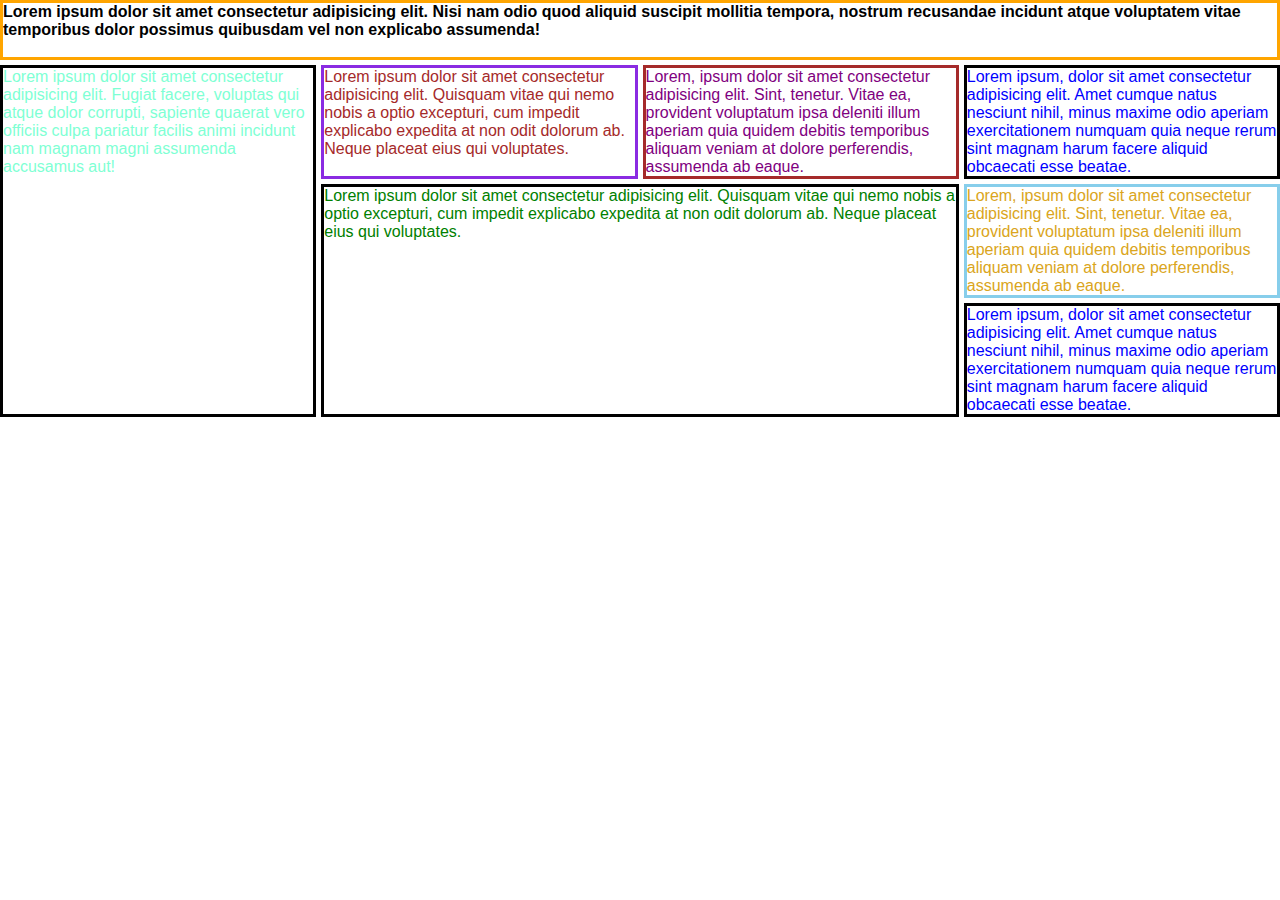
<file: Certus-Proyectos-main/Clase CSS/index.html>
<!DOCTYPE html>
<html lang="en">
<head>
    <meta charset="UTF-8">
    <meta name="viewport" content="width=device-width, initial-scale=1.0">
    <title>Document</title>
    <link rel="stylesheet" href="./index.css">
</head>
<body>
    <main class="main-container" >
        <div>Lorem ipsum dolor sit amet consectetur adipisicing elit. Nisi nam odio quod aliquid suscipit mollitia tempora, nostrum recusandae incidunt atque voluptatem vitae temporibus dolor possimus quibusdam vel non explicabo assumenda!</div>
        <div>Lorem ipsum dolor sit amet consectetur adipisicing elit. Fugiat facere, voluptas qui atque dolor corrupti, sapiente quaerat vero officiis culpa pariatur facilis animi incidunt nam magnam magni assumenda accusamus aut!</div>
        <div>Lorem ipsum dolor sit amet consectetur adipisicing elit. Quisquam vitae qui nemo nobis a optio excepturi, cum impedit explicabo expedita at non odit dolorum ab. Neque placeat eius qui voluptates.</div>
        <div>Lorem, ipsum dolor sit amet consectetur adipisicing elit. Sint, tenetur. Vitae ea, provident voluptatum ipsa deleniti illum aperiam quia quidem debitis temporibus aliquam veniam at dolore perferendis, assumenda ab eaque.</div>
        <div>Lorem ipsum, dolor sit amet consectetur adipisicing elit. Amet cumque natus nesciunt nihil, minus maxime odio aperiam exercitationem numquam quia neque rerum sint magnam harum facere aliquid obcaecati esse beatae.</div>
        <div>Lorem ipsum dolor sit amet consectetur adipisicing elit. Quisquam vitae qui nemo nobis a optio excepturi, cum impedit explicabo expedita at non odit dolorum ab. Neque placeat eius qui voluptates.</div>
        <div>Lorem, ipsum dolor sit amet consectetur adipisicing elit. Sint, tenetur. Vitae ea, provident voluptatum ipsa deleniti illum aperiam quia quidem debitis temporibus aliquam veniam at dolore perferendis, assumenda ab eaque.</div>
        <div>Lorem ipsum, dolor sit amet consectetur adipisicing elit. Amet cumque natus nesciunt nihil, minus maxime odio aperiam exercitationem numquam quia neque rerum sint magnam harum facere aliquid obcaecati esse beatae.</div>
    </main>
</body>
</html>
</file>
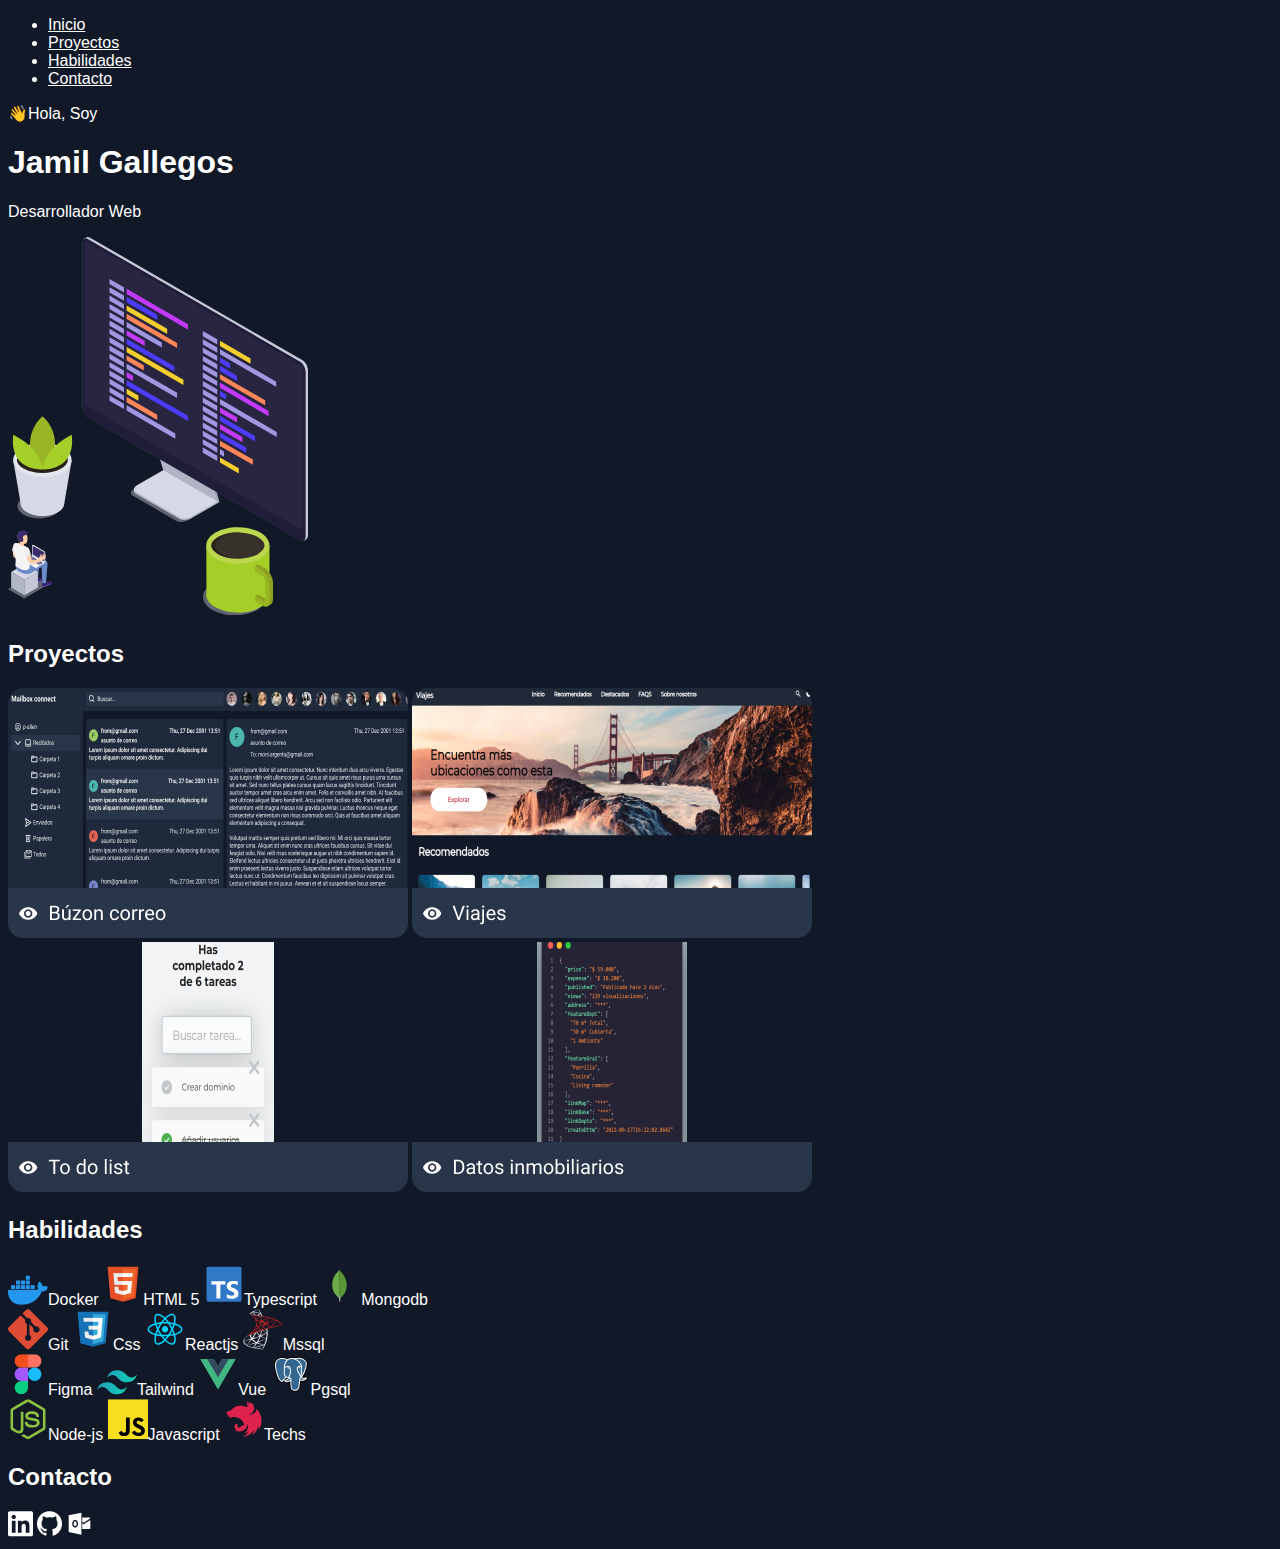
<file: Certus-Proyectos-main/Clase N2/index.html>
<!DOCTYPE html>
<html lang="en">
<head>
    <meta charset="UTF-8">
    <meta name="viewport" content="width=device-width, initial-scale=1.0">
    <meta property="og:title" content="Jamil Sebastian Gallegos Lazo"/>
    <meta property="og:description" content="Bienvenido a mi pagina web donde escontraras información acerca de mis proyectos"/>
    <meta property="og:image" content="https://upload.wikimedia.org/wikipedia/commons/thumb/c/c5/Escudo_Alianza_Lima.svg/805px-Escudo_Alianza_Lima.svg.png"/>
    <meta property="og:type" content="website"/>
     <meta property="og:keywords" content=" Jamil Gallegos Lazo, Certus,portafolio,">
    <title>Grone</title>
</head>
<style>
    *{
        background-color: #111827; color: white;
        font-family: Arial, Helvetica, sans-serif;
        
    }
</style>

<body>
    <!--Section - Navegation-->
    <nav>
        <ul>
            <li><a href="">Inicio</a> </li>
            <li><a href="">Proyectos</a></li>
            <li><a href="">Habilidades</a></li>
            <li><a href="">Contacto</a></li>
        </ul>
    </nav>
    <!--Section Presentación-->
   <section>
    <div>
        <p>👋Hola, Soy</p>
        <h1>Jamil Gallegos</h1>
        <p>Desarrollador Web</p>
    </div>
    <div>
        <img src="./img/landing/coding.svg" alt="logo presentacion">
    </div>
   </section> 

   <!--Section: Proyecto-->
   <section>
    <h2>Proyectos</h2>
    <div>
        <img src="./img/projects/mail-box.png" alt="mail-box">
        <img src="./img/projects/viajes.png" alt="viajes">
    </div>
    <div>
        <img src="./img/projects/to-do-list.png" alt="to-do-list">
        <img src="./img/projects/datos.png" alt="datos">
    </div>
   </section>

   <!--Section: Habilidades-->
   <section>
     <h2>Habilidades</h2>
     <div>
         <span><img src="./img/techs/docker.png" alt=" docker">Docker</span>
         <span><img src="./img/techs/html.png" alt="html">HTML 5</span>
         <span><img src="./img/techs/typescript.svg" alt="typescript">Typescript</span>
         <span><img src="./img/techs/mongodb.svg" alt="mongodb">Mongodb</span>
     </div>
     <div>
        <span><img src="./img/techs/git.png" alt="git">Git</span>
        <span><img src="./img/techs/css.png" alt="css">Css</span>
        <span><img src="./img/techs/reactjs.svg" alt="reactjs">Reactjs</span>
        <span><img src="./img/techs/mssql.svg" alt="mssql">Mssql</span>

     </div>
     <div>
        <img src="./img/techs/figma.svg" alt="">Figma</span>
        <img src="./img/techs/tailwind.svg" alt="">Tailwind</span>
        <img src="./img/techs/vue.svg" alt="">Vue</span>
        <img src="./img/techs/pgsql.svg" alt="">Pgsql</span>

     </div>
     <div>
        <img src="./img/techs/node-js.svg" alt="">Node-js</span>
        <img src="./img/techs/javascript.svg" alt="">Javascript</span>
        <img src="./img/techs/nestjs.svg" alt="">Techs</span>
     </div>
   </section>

   <!--Section: Contacto-->
   <section>
     <h2>Contacto</h2>
     <div>
        <img src="./img/social-media/Linkedin.svg" alt="Linkedin">
        <img src="./img/social-media/GitHub.png" alt="GitHub">
        <img src="./img/social-media/outlook.svg" alt="outlook">
     </div>
   </section>
</body>
</html>
</file>
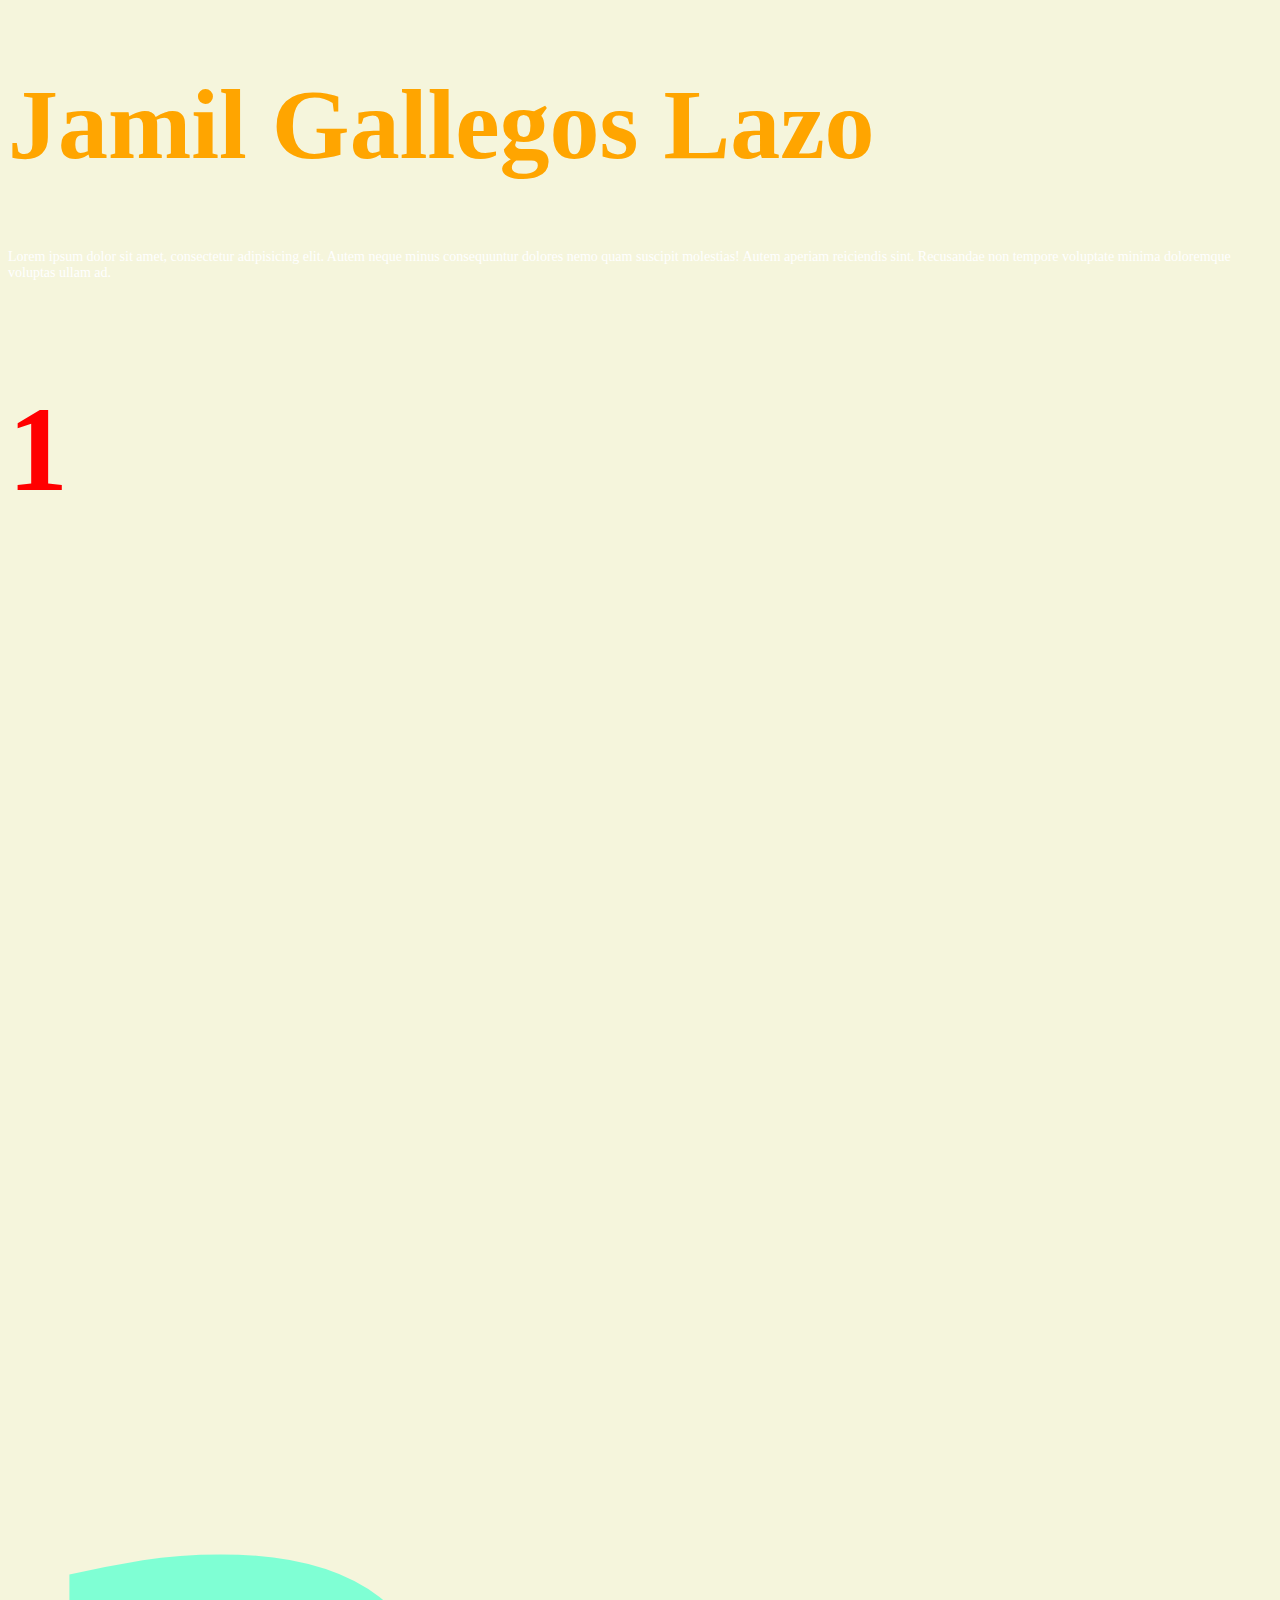
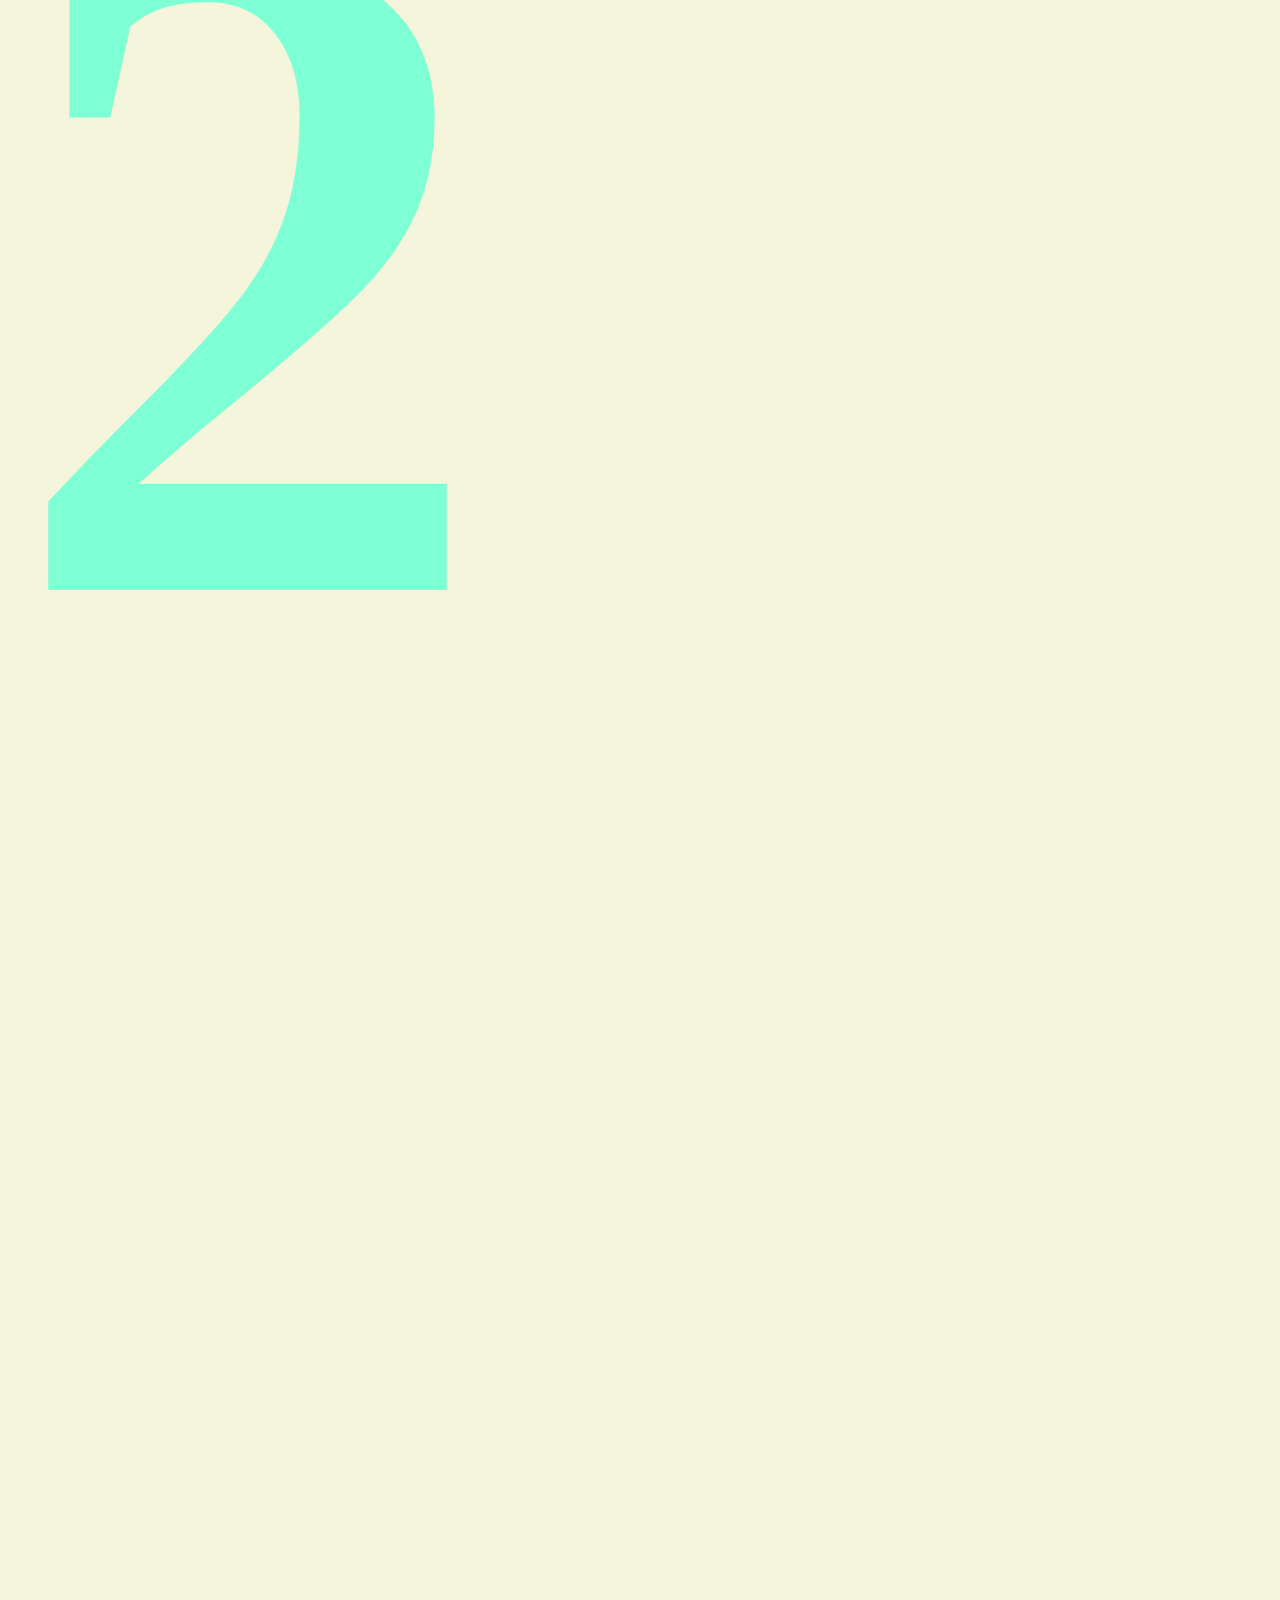
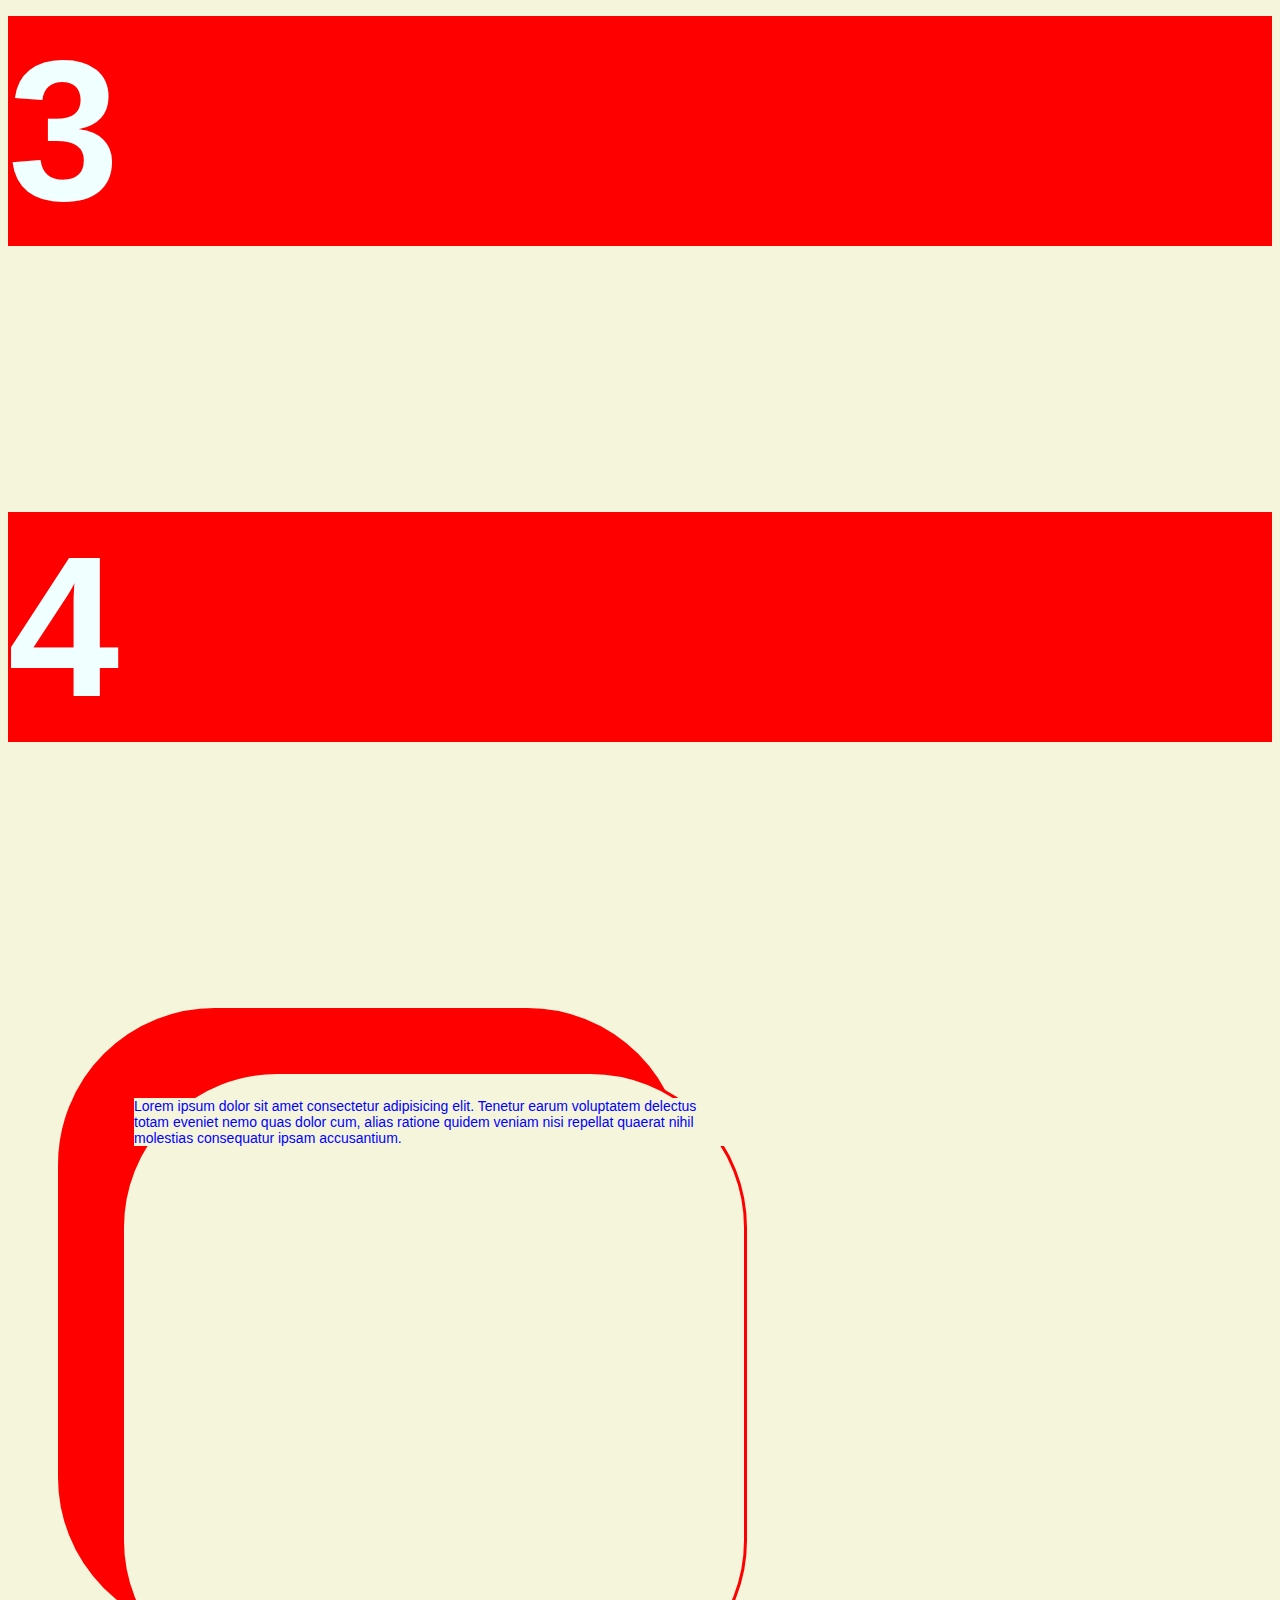
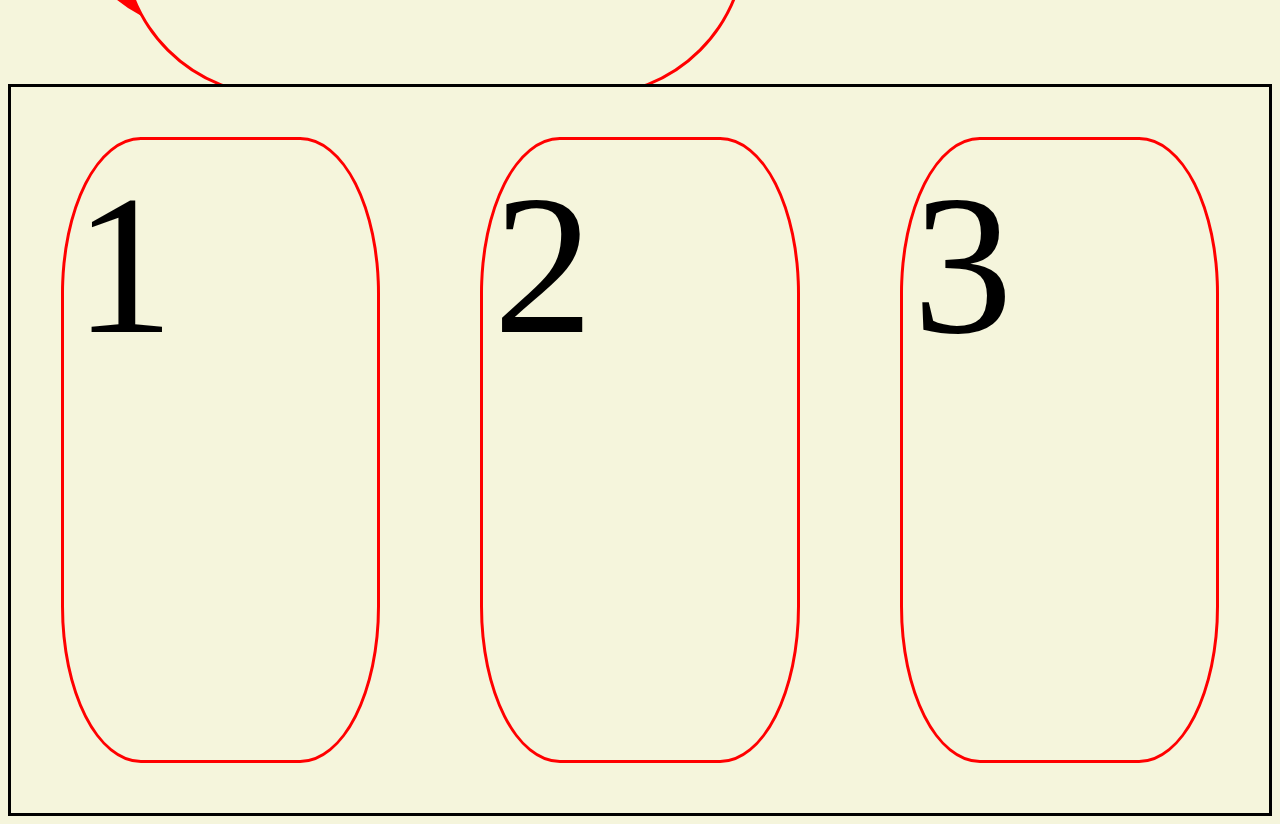
<file: Certus-Proyectos-main/CSS/index.html>
<!DOCTYPE html>
<html lang="en">
<head>
    <meta charset="UTF-8">
    <meta name="viewport" content="width=device-width, initial-scale=1.0">
    <LInk rel="stylesheet" href="./index.css">
       
</head>
<body>
    <h1  style="color: orange;font-size: 100px;">Jamil Gallegos Lazo</h1>
    <p style="color: white;">Lorem ipsum dolor sit amet, consectetur adipisicing elit. Autem neque minus consequuntur dolores nemo quam suscipit molestias! Autem aperiam reiciendis sint. Recusandae non tempore voluptate minima doloremque voluptas ullam ad.</p>
     <h2 style="color: red;">1</h2>
     <h2 id="boss">2</h2>
     <h2 class="presentacion">3</h2>
     <h4 class="presentacion">4</h4>
    
     <div class="presentacion">
        <div><p> Lorem ipsum dolor sit amet consectetur adipisicing elit. Tenetur earum voluptatem delectus totam eveniet nemo quas dolor cum, alias ratione quidem veniam nisi repellat quaerat nihil molestias consequatur ipsam accusantium.</p></div>
     </div>
     <section>
        <div>1</div>
        <div>2</div>
        <div>3</div>
     </section>
</body>
</html>
</file>
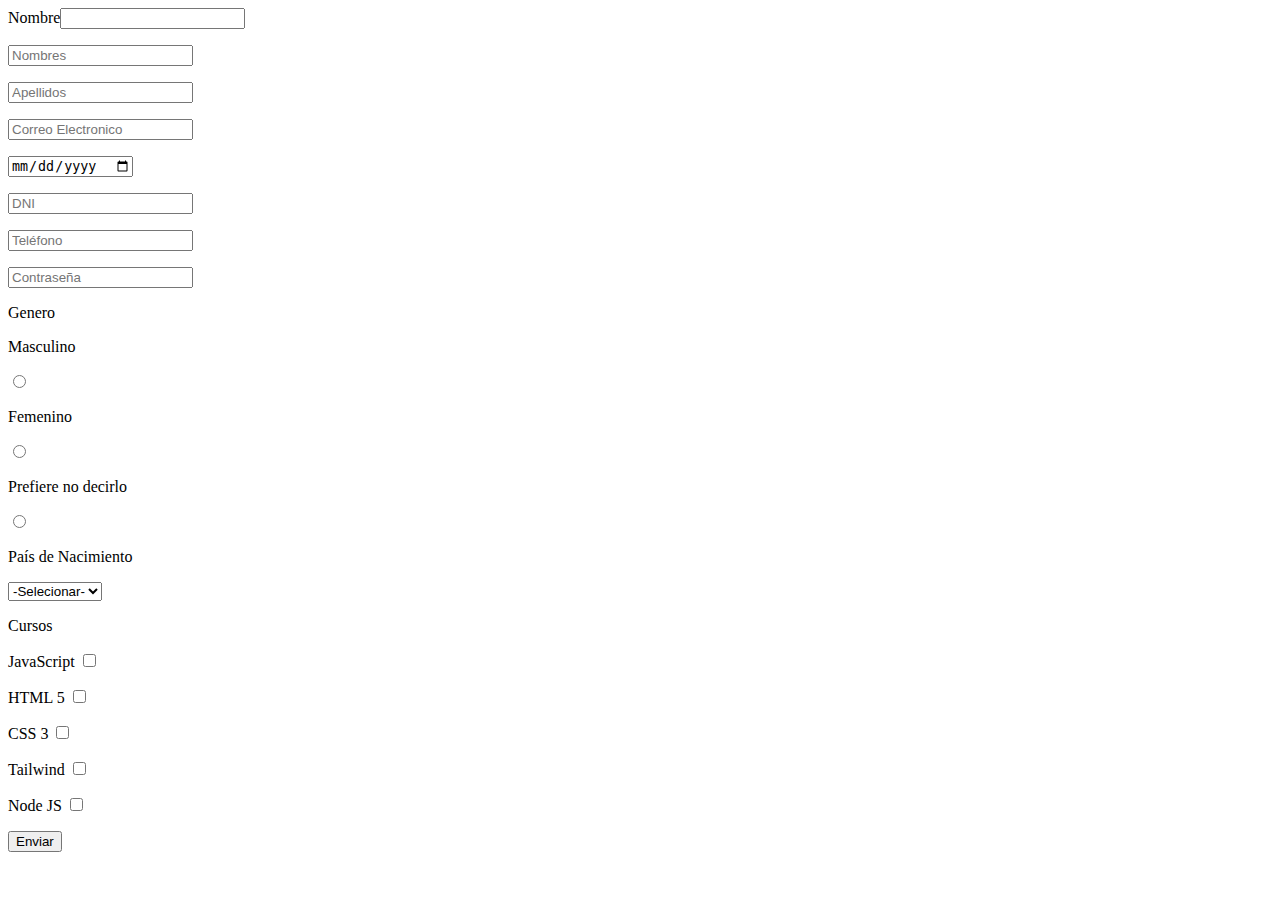
<file: Certus-Proyectos-main/Formulario/index.html>
<!DOCTYPE html>
<html lang="en">
<head>
    <meta charset="UTF-8">
    <meta name="viewport" content="width=device-width, initial-scale=1.0">
    <title>Document</title>
</head>
<body>
    <section>
        <form action="" method="post">
            <label for="">
                Nombre<input type="text">
            </label>

            <p><input type="text" placeholder="Nombres" name="nombre"></p>
            <p><input type="text" placeholder="Apellidos" name="apellidos"></p>
            <p><input type="email" placeholder="Correo Electronico" name="correo"></p>
            <p><input type="date" placeholder="Fecha de nacimiento" name="fecha_de_nacimiento"></p>
            <p><input type="number" placeholder="DNI" name="dni"></p>
            <p><input type="tel" placeholder="Teléfono" name="telefono"></p>
            <p><input type="password" placeholder="Contraseña" name="contrasena"></p>
            <p>Genero</p>
            <p>
                <label for="">
                    Masculino<p><input type="radio" name="genero"></p>
                </label>
            </p>
            <p>
                <label for="">
                    Femenino<p><input type="radio" name="genero"></p>
                </label>
            </p>
            <p>
                <label for="">
                    Prefiere no decirlo<p><input type="radio" name="genero"></p>
                </label>
            </p>
            <p>País de Nacimiento</p>
            <select name="país" id="">
                <option value="" disabled selected> -Selecionar-</option>
                <option value="pe">Perú      </option>
                <option value="co">Colombia  </option>
                <option value="bo">Bolivia   </option>
                <option value="ec">Ecuador   </option>
            </select>
            <p>Cursos</p>
            <p>JavaScript <input type="checkbox" name="curso_1"></p>
            <p>HTML 5     <input type="checkbox" name="curso_2"></p>
            <p>CSS 3      <input type="checkbox" name="curso_3"></p>
            <p>Tailwind   <input type="checkbox" name="curso_4"></p>
            <p>Node JS    <input type="checkbox" name="curso_5"></p>

            <button type="submit">Enviar</button>

        </form>
    </section>
</body>
</html>
</file>
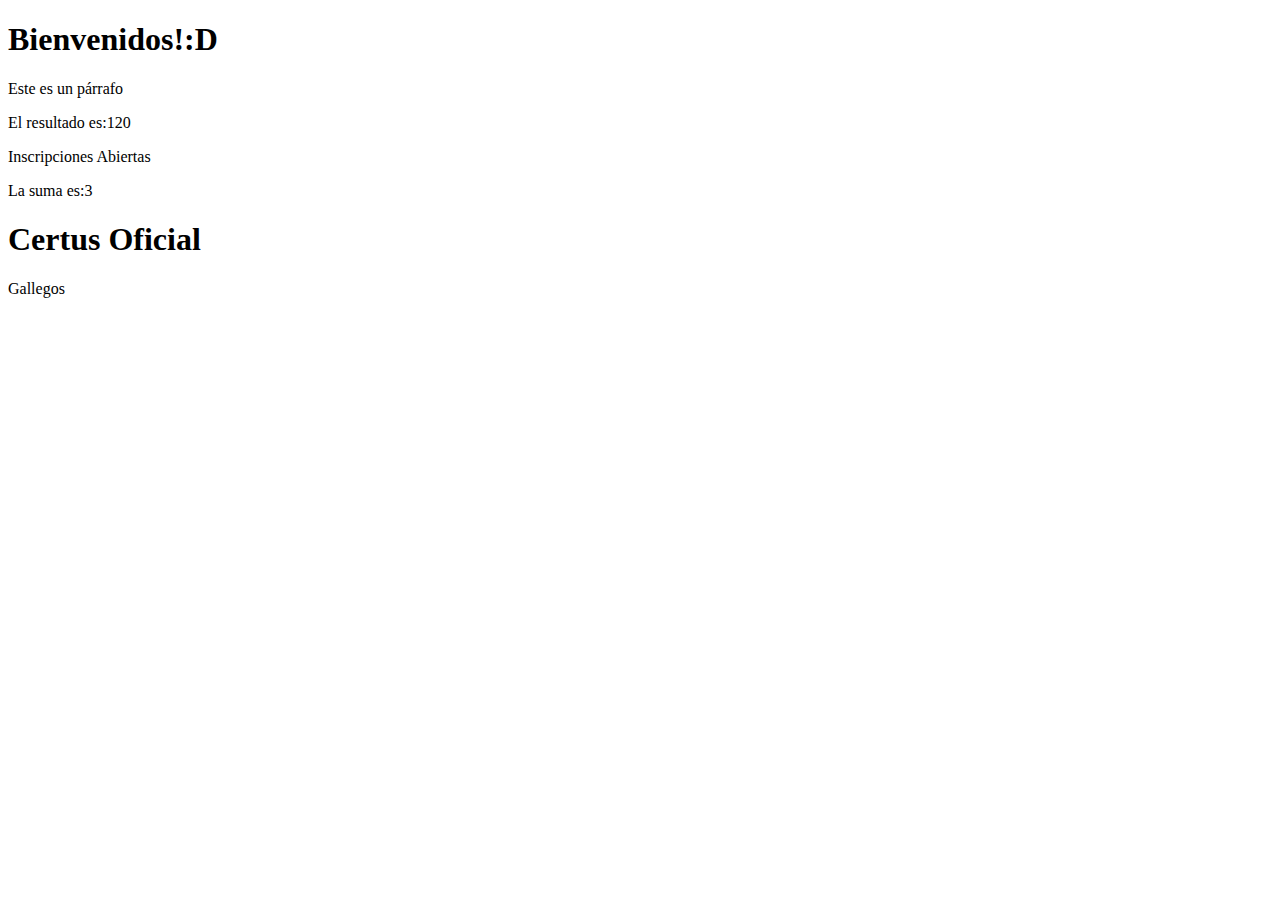
<file: Certus-Proyectos-main/Java Script/index.html>
<!DOCTYPE html>
<html lang="en">
<head>
    <meta charset="UTF-8">
    <meta name="viewport" content="width=, initial-scale=1.0">
    <title>Document</title>
</head>
<body>
    <h1>Bienvenidos!:D</h1>
    <p>Este es un párrafo</p>
    <p id="resultado" ></p>
    <p id="mensaje"class ></p>
    <p id="function"></p>
    <script src="./index.js">
    </script>

    <p id="MY name" >Gallegos</p>
</body>
</html>
</file>
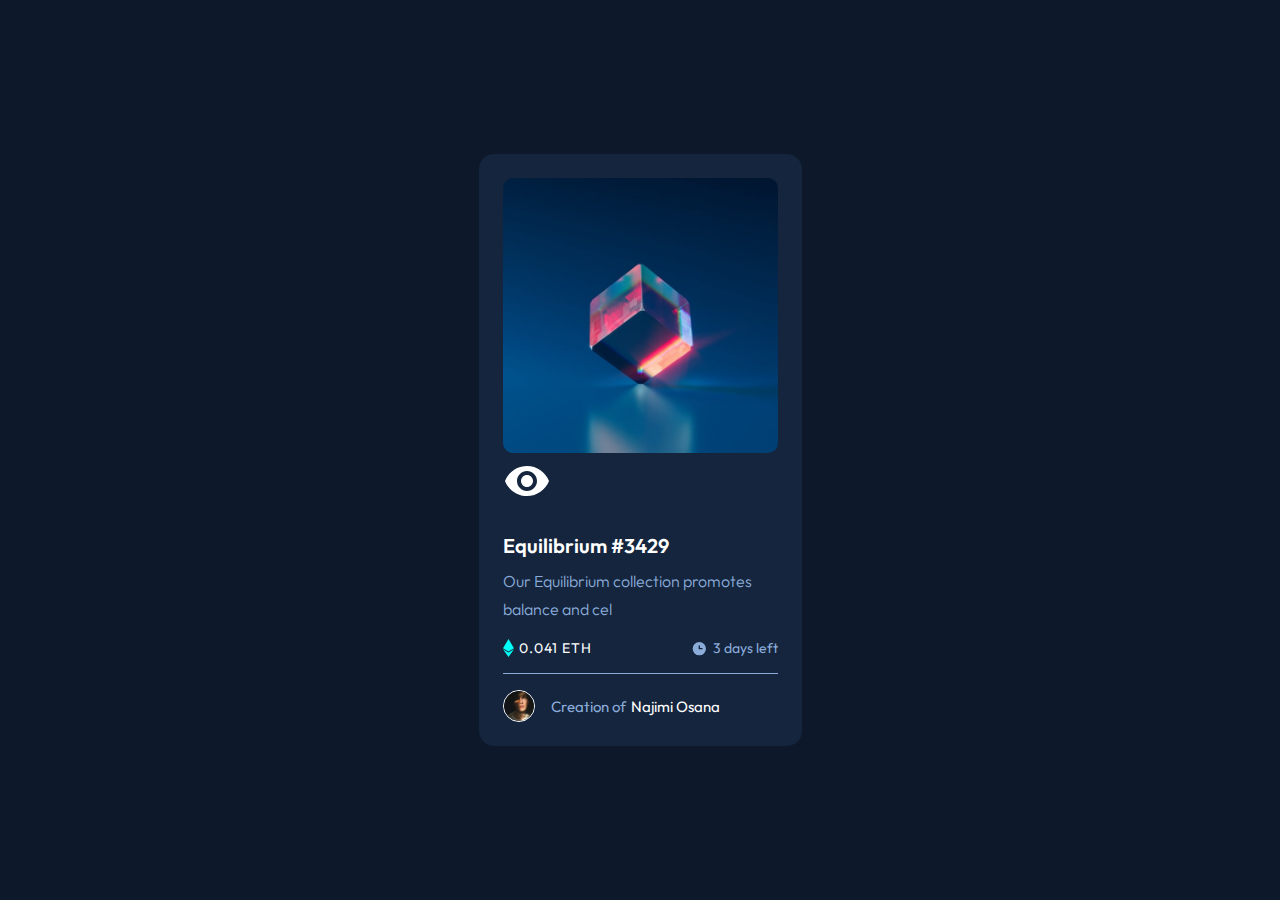
<file: Certus-Proyectos-main/Reto N°2/index.html>
<!DOCTYPE html>
<html lang="en">
<head>
    <meta charset="UTF-8">
    <meta name="viewport" content="width=device-width, initial-scale=1.0">
    <link rel="preconnect" href="https://fonts.googleapis.com">
    <link rel="preconnect" href="https://fonts.gstatic.com" crossorigin>
    <link href="https://fonts.googleapis.com/css2?family=Outfit:wght@100..900&display=swap" rel="stylesheet">
    <link rel="stylesheet" href="style.css">
    <link 
    rel="icon" 
    type="image/png"
    sizes="32x32"
    href="./images/favicon-32x32.png">
    <title>Equilibrium</title>
</head>
<body>
    <div class="card">
        <div class="image">
            <img src="./imagenes/image-equilibrium.jpg" alt="" class="mainImg">
        </div>
        <div>
            <img src="./imagenes/icon-view.svg" alt="">
        </div>
        <h3>Equilibrium #3429</h3>
        <div class="description">
            Our Equilibrium collection promotes balance and cel
        </div>
        <div class="price-days">
                <div class="price">
                    <img src="./imagenes/icon-ethereum.svg" alt="">
                    0.041 ETH
                </div>
                <div class="days">
                    <img src="./imagenes/icon-clock.svg" alt="">
                    3 days left
                </div>
        </div>
        <div class="creator">
            <img src="./imagenes/image-avatar.png" alt="" class="avatar">
            Creation of <span>Najimi Osana</span>
        </div>
    </div>
    
</body>
</html>
</file>
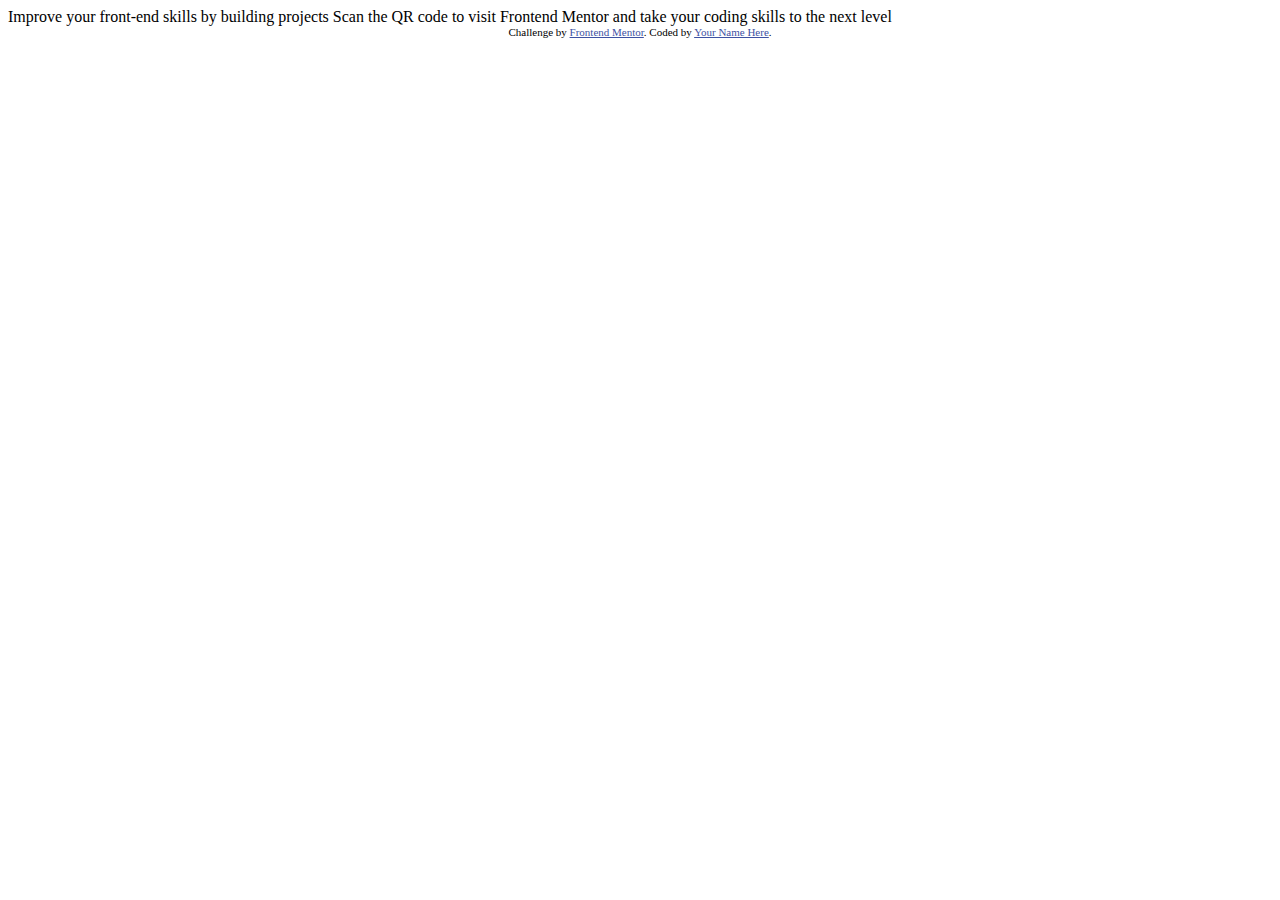
<file: Certus-Proyectos-main/Reto N°1/Qr Code/index.html>
<!DOCTYPE html>
<html lang="en">
<head>
  <meta charset="UTF-8">
  <meta name="viewport" content="width=device-width, initial-scale=1.0"> <!-- displays site properly based on user's device -->

  <link rel="icon" type="image/png" sizes="32x32" href="./images/favicon-32x32.png">
  
  <title>Frontend Mentor | QR code component</title>

  <!-- Feel free to remove these styles or customise in your own stylesheet 👍 -->
  <style>
    .attribution { font-size: 11px; text-align: center; }
    .attribution a { color: hsl(228, 45%, 44%); }
  </style>
</head>
<body>

  Improve your front-end skills by building projects

  Scan the QR code to visit Frontend Mentor and take your coding skills to the next level
  
  <div class="attribution">
    Challenge by <a href="https://www.frontendmentor.io?ref=challenge" target="_blank">Frontend Mentor</a>. 
    Coded by <a href="#">Your Name Here</a>.
  </div>
</body>
</html>
</file>
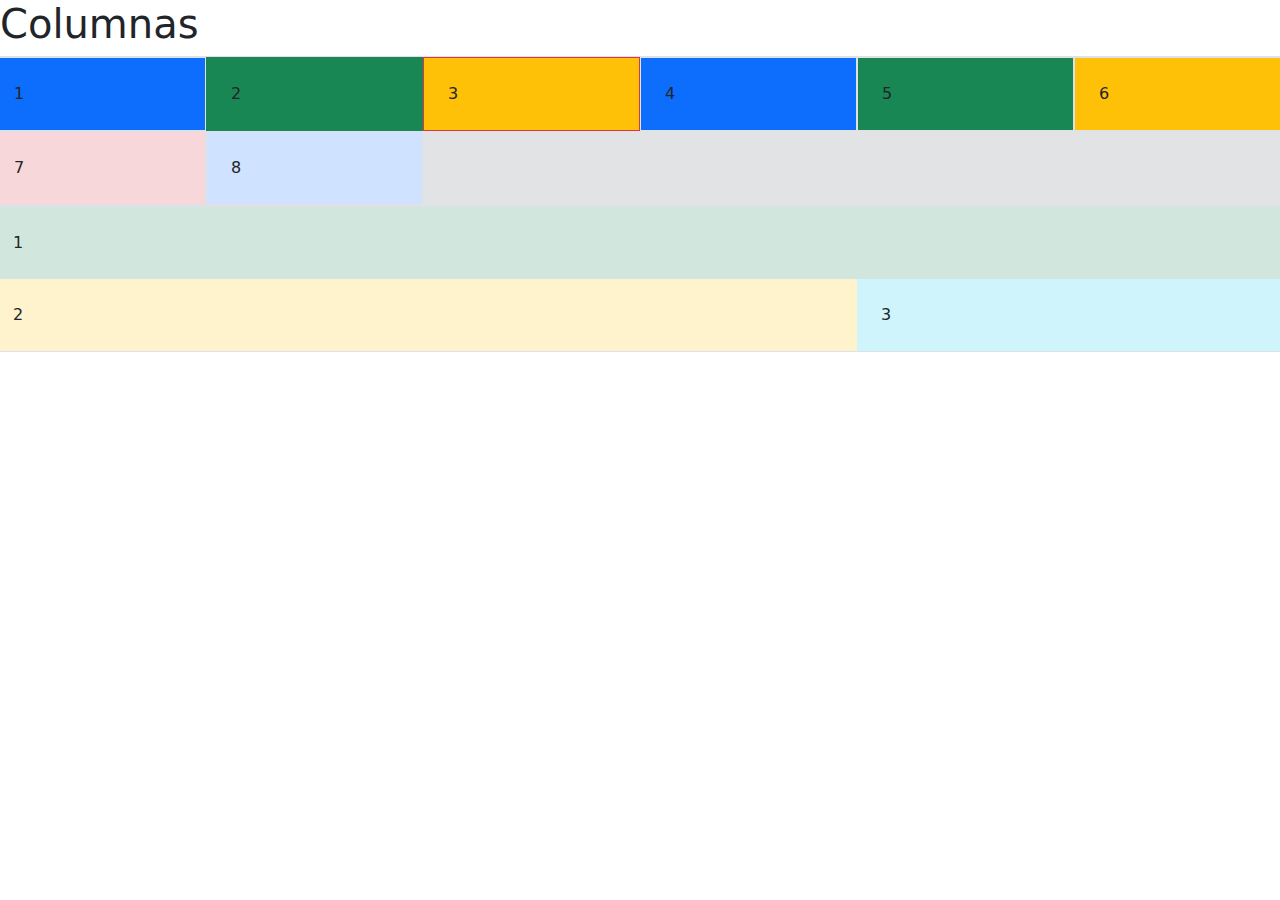
<file: Certus-Proyectos-main/RETO Bootstrap/bootstrap.html>
<!doctype html>
<html lang="en">
  <head>
    <meta charset="utf-8">
    <meta name="viewport" content="width=device-width, initial-scale=1">
    <title>Bootstrap demo</title>
    <link href="https://cdn.jsdelivr.net/npm/bootstrap@5.3.3/dist/css/bootstrap.min.css" rel="stylesheet" integrity="sha384-QWTKZyjpPEjISv5WaRU9OFeRpok6YctnYmDr5pNlyT2bRjXh0JMhjY6hW+ALEwIH" crossorigin="anonymous">
     
</head>

  <body>
    <h1>Columnas</h1>
    <div class="row border bg-secondary-subtle">
       <div class="col-lg-2 col-md-4 border col-6 border-prymary p-4 bg-primary">1</div>
       <div class="col-lg-2 col-md-4 border col-6 border-success p-4 bg-success">2</div>
       <div class="col-lg-2 col-md-4 border col-6 border-danger  p-4 bg-warning">3</div>
       <div class="col-lg-2 col-md-4 border col-6 p-4 bg-primary">4</div>
       <div class="col-lg-2 col-md-4 border col-6 p-4 bg-success">5</div>
       <div class="col-lg-2 col-md-4 border col-6 p-4 bg-warning">6</div>
       <div class="col-lg-2 col-md-4 border col-6 p-4 bg-danger-subtle">7</div>
       <div class="col-lg-2 col-md-4 border col-6 p-4 bg-primary-subtle">8</div>
    </div>

    <div class="row col border">
        <div class="col-lg-12 col-12 p-4  bg-success-subtle">1</div>
        <div class="col-lg-8  col-12 p-4  bg-warning-subtle">2</div>
        <div class="col-lg-4  col-12 p-4  bg-info-subtle"> 3</div>
     
    </div>

    
    <script src="https://cdn.jsdelivr.net/npm/bootstrap@5.3.3/dist/js/bootstrap.bundle.min.js" integrity="sha384-YvpcrYf0tY3lHB60NNkmXc5s9fDVZLESaAA55NDzOxhy9GkcIdslK1eN7N6jIeHz" crossorigin="anonymous"></script>
  </body>
</html>
</file>
<file: Certus-Proyectos-main/Clase CSS/index.css>
*{
    border: 0;
    margin: 0;
}

.body{
    height: 100vh;

}

.main-container{
    display: grid;
    grid-template-columns:1fr 1fr 1fr 1fr;
    grid-template-rows: 60px 1fr;
    grid-gap: 5px;
    font-family: sans-serif;

    grid-template-areas:
    "c1 c1 c1 c1" 
    "c2 c3 c4 c5"
    "c2 c6 c6 c7"
    "c2 c6 c6 c8";
    
}

.main-container div:nth-child(1){
    border: solid orange;
    font-weight: bold;
    /*grid-column: 1/5;
    grid-row: 1/2;
    font-family: sans-serif;*/
    grid-area: c1;
}

.main-container div:nth-child(2){
    border: solid black;
    color: aquamarine;
    /*grid-column: 1/2;
     grid-row: 2/5;
    font-family: sans-serif;
    grid-column-start: 1;
    grid-column-end: 2;
    grid-row-start: 2;
    grid-row-end: 5;*/
    grid-area: c2;
}

.main-container div:nth-child(3){
    border: solid blueviolet;
    color:brown;
    /*grid-column: 2/3;
    grid-row: 2/3;
    font-family: sans-serif;
    grid-column-start: 2;
    grid-column-end: 3;
    grid-row-start: 2;
    grid-row-end: 3;*/
    grid-area: c3;
}
.main-container div:nth-child(4){
    border: solid brown;
    color: purple;
    /*grid-column: 3/4;
    grid-row: 2/3;
    font-family: sans-serif;*/
    grid-area: c4;
}
.main-container div:nth-child(5){
    border: solid black;
    color: blue;
        /*grid-column: 4/5;
    grid-row: 2/3;
    font-family: sans-serif;*/
    grid-area: c5;
}
.main-container div:nth-child(6){
    border: solid black;
    color: green;
     /*grid-column: 2/4;
    grid-row: 3/5; 
    font-family: sans-serif;*/
    grid-area: c6;
}
.main-container div:nth-child(7){
    border: solid skyblue;
    color: goldenrod;
   /*grid-column: 4/5;
    grid-row: 3/4;
    font-family: sans-serif;*/
    grid-area: c7;
}
.main-container div:nth-child(8){
    border: solid black;
    color: blue;
  /*grid-column: 4/5;
    grid-row: 4/5;
    font-family: sans-serif;*/
    grid-area: c8;
}

@media (max-width:768px){
.main-container{
         
    grid-template-columns: 1fr ;
    grid-template-rows: repeat(8,200px);
   background-color: azure;
    grid-template-areas: initial;
}
    .main-container div{
        grid-area: initial !important ;
    }
     
}
@media (max-width:400px){
    .main-container{
          grid-template-columns: 2fr ;
          grid-template-rows: repeat(8,200px);
          background-color: beige;
          grid-template-areas: initial;
    }
    .main-container div{
        grid-area: initial !important ;
    } 
}
</file>
<file: Certus-Proyectos-main/CSS/index.css>
*{
    background-color:beige;
 }
 h1,h2{
      color: orange;
      justify-content: center;
      font-size: 120px;
      
 }
 p{
     color: blue;
     font-size: 14px;
 }
 #boss{
     color: aquamarine;
     font-size: 60em;
 }
 
 .presentacion{
     color: azure;
     font-family: Arial, Helvetica, sans-serif;
     font-size: 200px;
     background-color: red;
 }
 div{
     border: solid red;
     width: 600px;
     height: 600px;
     font-size: 200px;
     border-radius: 25%;
     margin: 50px;
     padding: 10px
 }
 section{
     border: solid black;
     display: flex;
     justify-content: space-evenly;
     align-items: center;
 }
</file>
<file: Certus-Proyectos-main/Reto N°2/style.css>
* {
    padding: 0;
    margin: 0;
}

body {
    background-color: hsl(217, 54%, 11%);
    width: 100%;
    height: 100vh;
    color: white;
    display: flex;
    justify-content: center;
    align-items: center;
    font-family: outfit;
}

.card{
    background-color: hsl(216, 50%, 16%);
    border-radius: 15px;
    width: 275px;
    padding: 1.5rem;
}

.image{
    position: relative;
}

.image div{
    position: absolute;
    background-color: hsl(178, 100% 50%);
    top: 0;
    width: 100%;
    height: 100%;
    opacity: 0;
}

.image div:haver{
    opacity: 1;
    cursor: pointer;
    border-radius: 10px;
}

.image div img{
    position: absolute;
    top: 50%;
    left: 50%;
    transform: translate(-50%, -50%);
}

.mainImg{
    width: 100%;
    height: 100%;
    border-radius: 10px;
}

h3{
    margin-top: 1.5rem;
    font-size: 20px;
    font-weight: 600;
}

.description{
    margin: 0.6rem 0 1rem;
    color: hsl(215, 51%, 70%);
    line-height: 28px;
    font-weight: 300;
}

.price-days{
    display: flex;
    justify-content: space-between;
    border-bottom: 1px solid hsl(215, 51%, 70%);
    padding-bottom: 1rem;
    margin-bottom: 1rem;
}

.price{
    display: flex;
    align-items: center;
    color: hsl(178, 100% 50%);
    font-size: 14px;
    letter-spacing: 1px;
}

.price img{
    margin-right: 5px;
}

.days{
    display: flex;
    align-items: center;
    color: hsl(215, 51%, 70%);
    font-size: 14px;
}

.days img{
    margin-right: 5px;
}

.creator{
    display: flex;
    align-items: center;
    font-size: 15px;
    color: hsl(215, 51%, 70%);
}

.avatar{
    border: 1px solid white;
    border-radius: 50px;
    margin-right: 1rem;
    width: 30px;
}

span{
    color: white;
    margin-left: 5px;
}

.mainImg,
h3,
span{
    cursor:pointer
}

h3:haver,
span:haver{
    color: hsl(178, 100% 50%);
}
</file>
